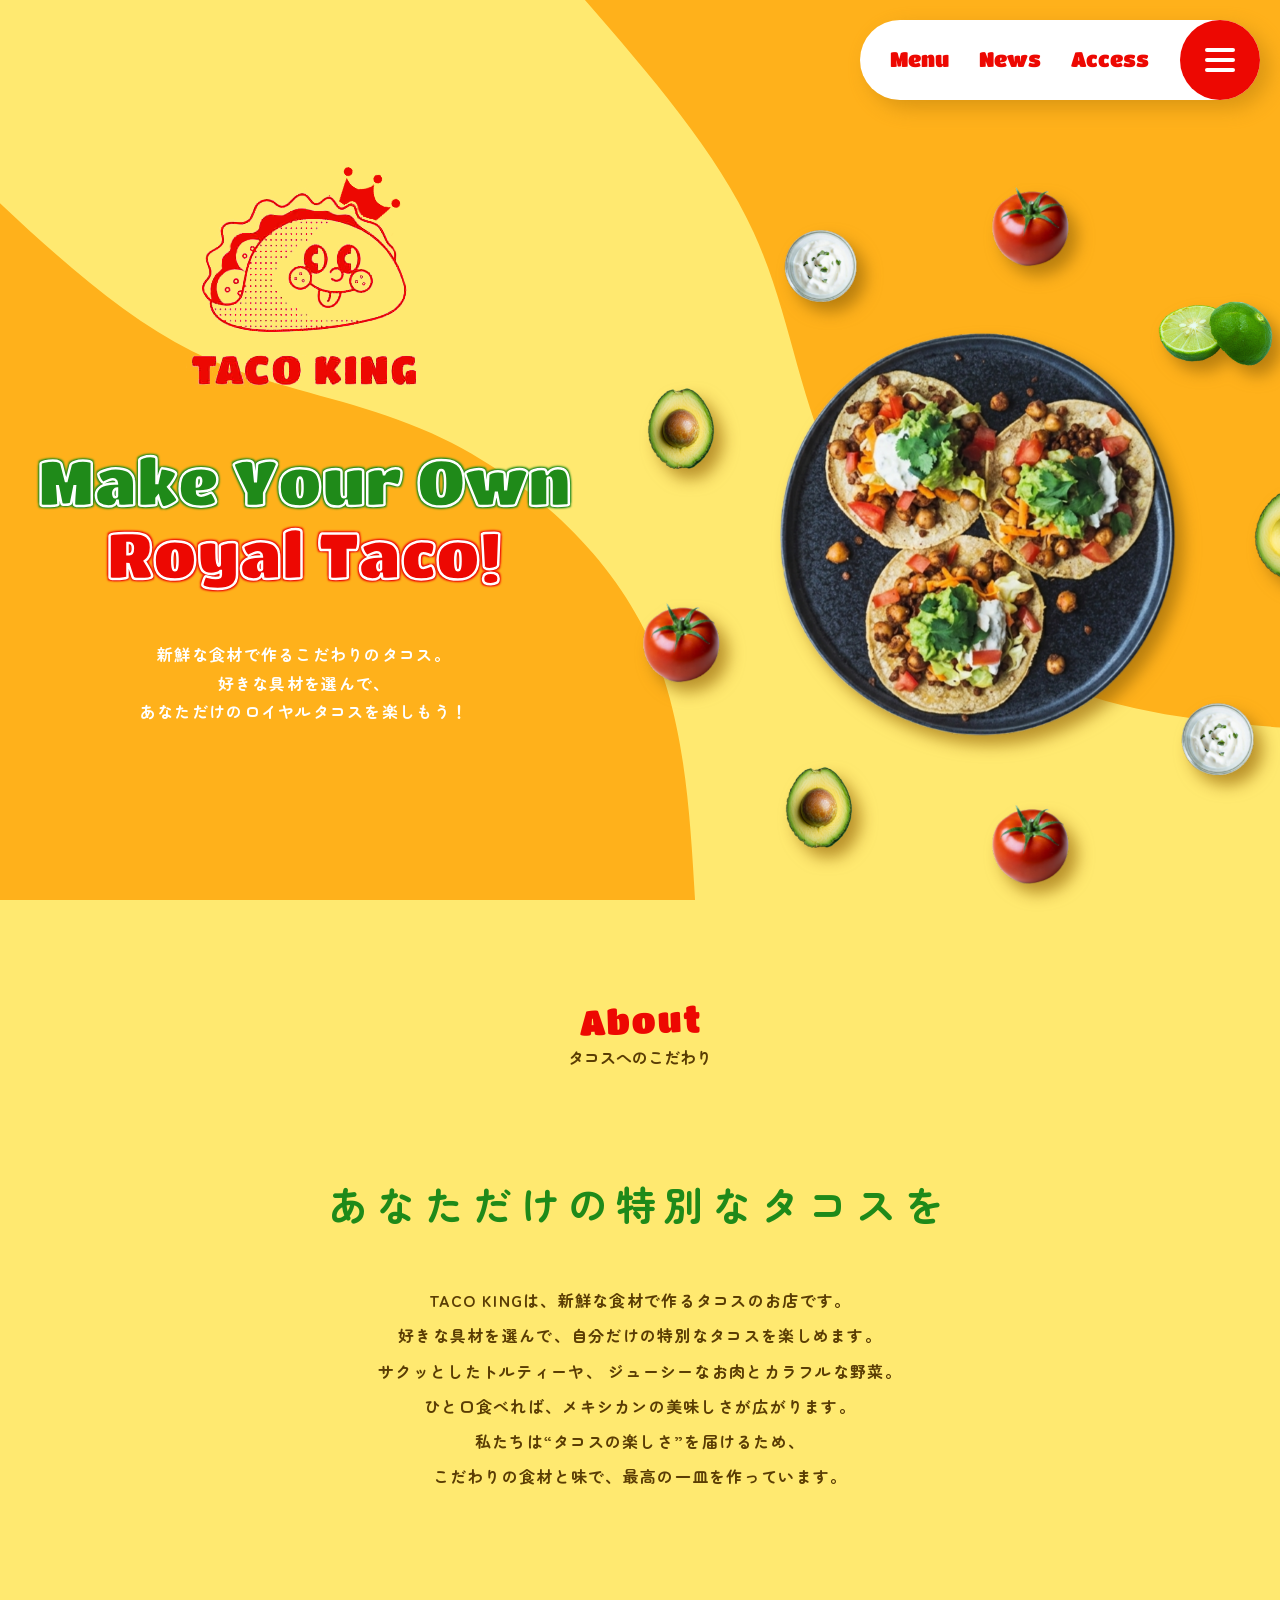
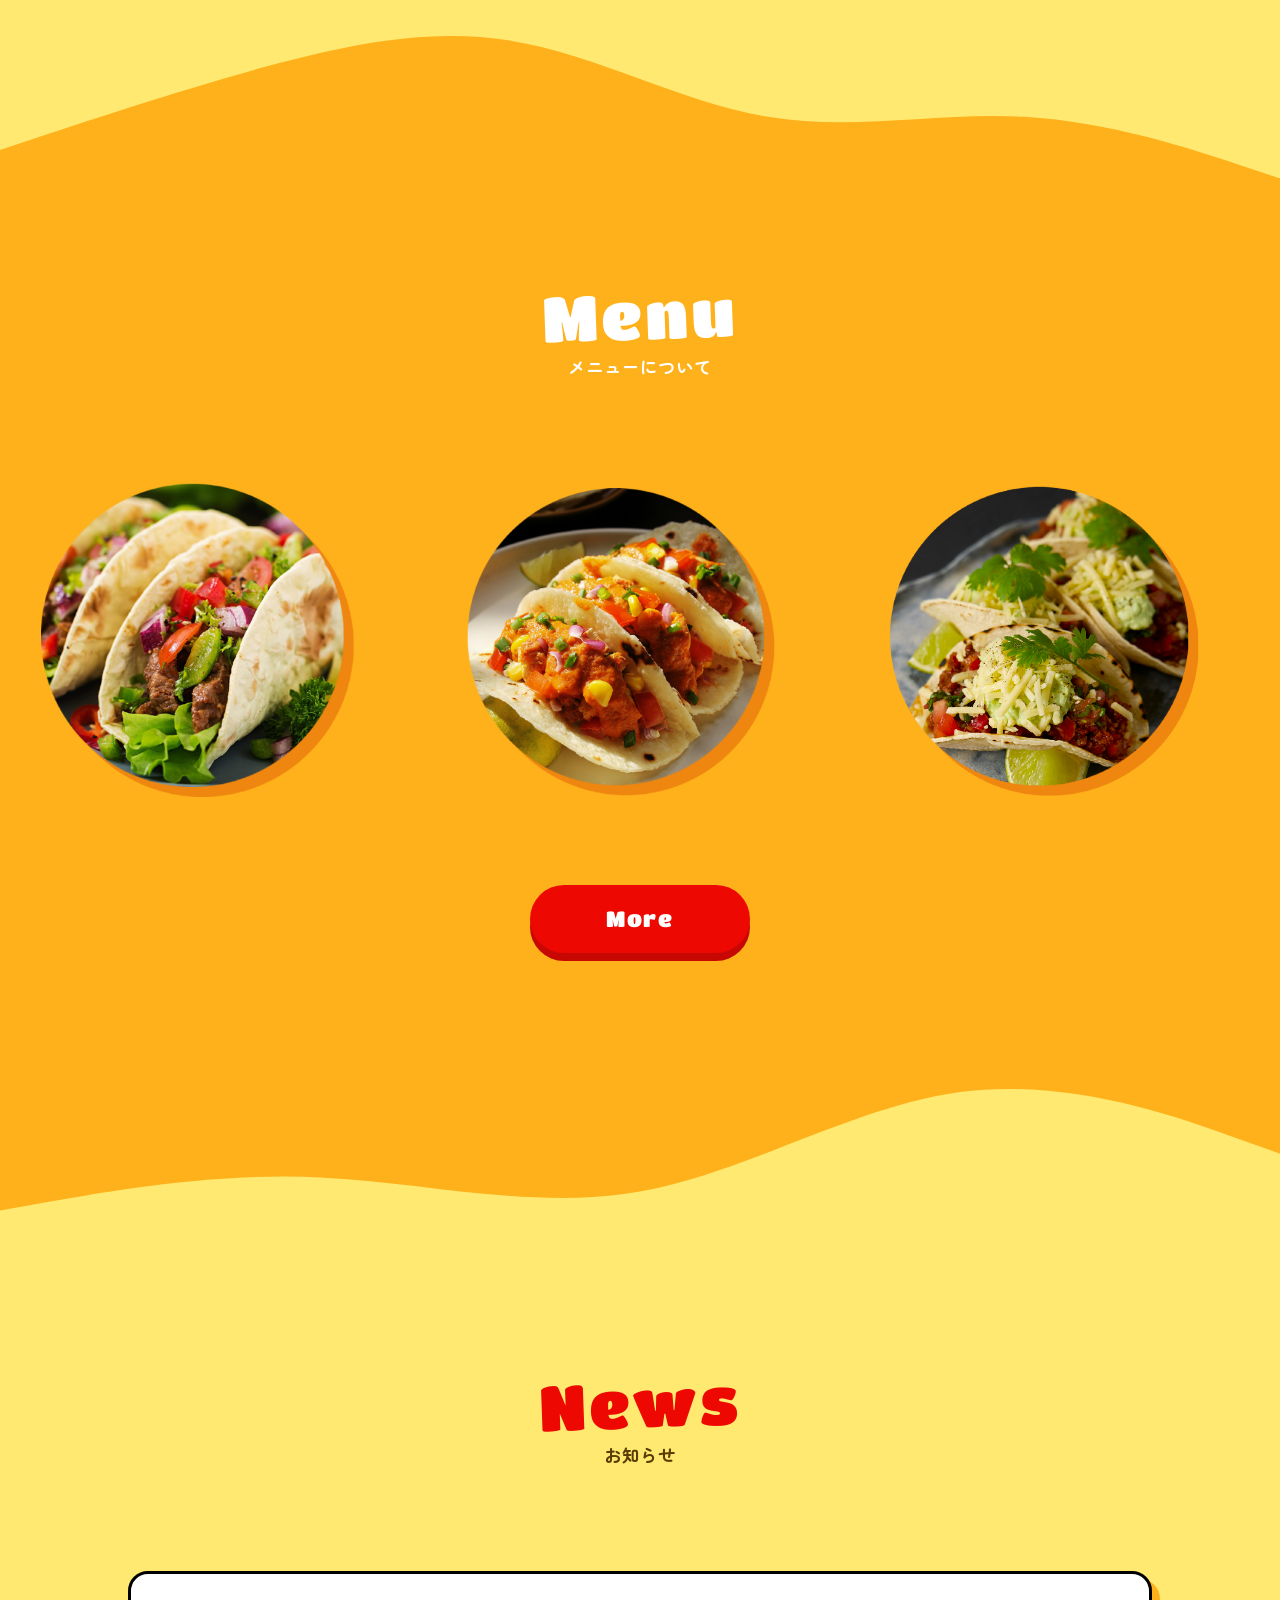
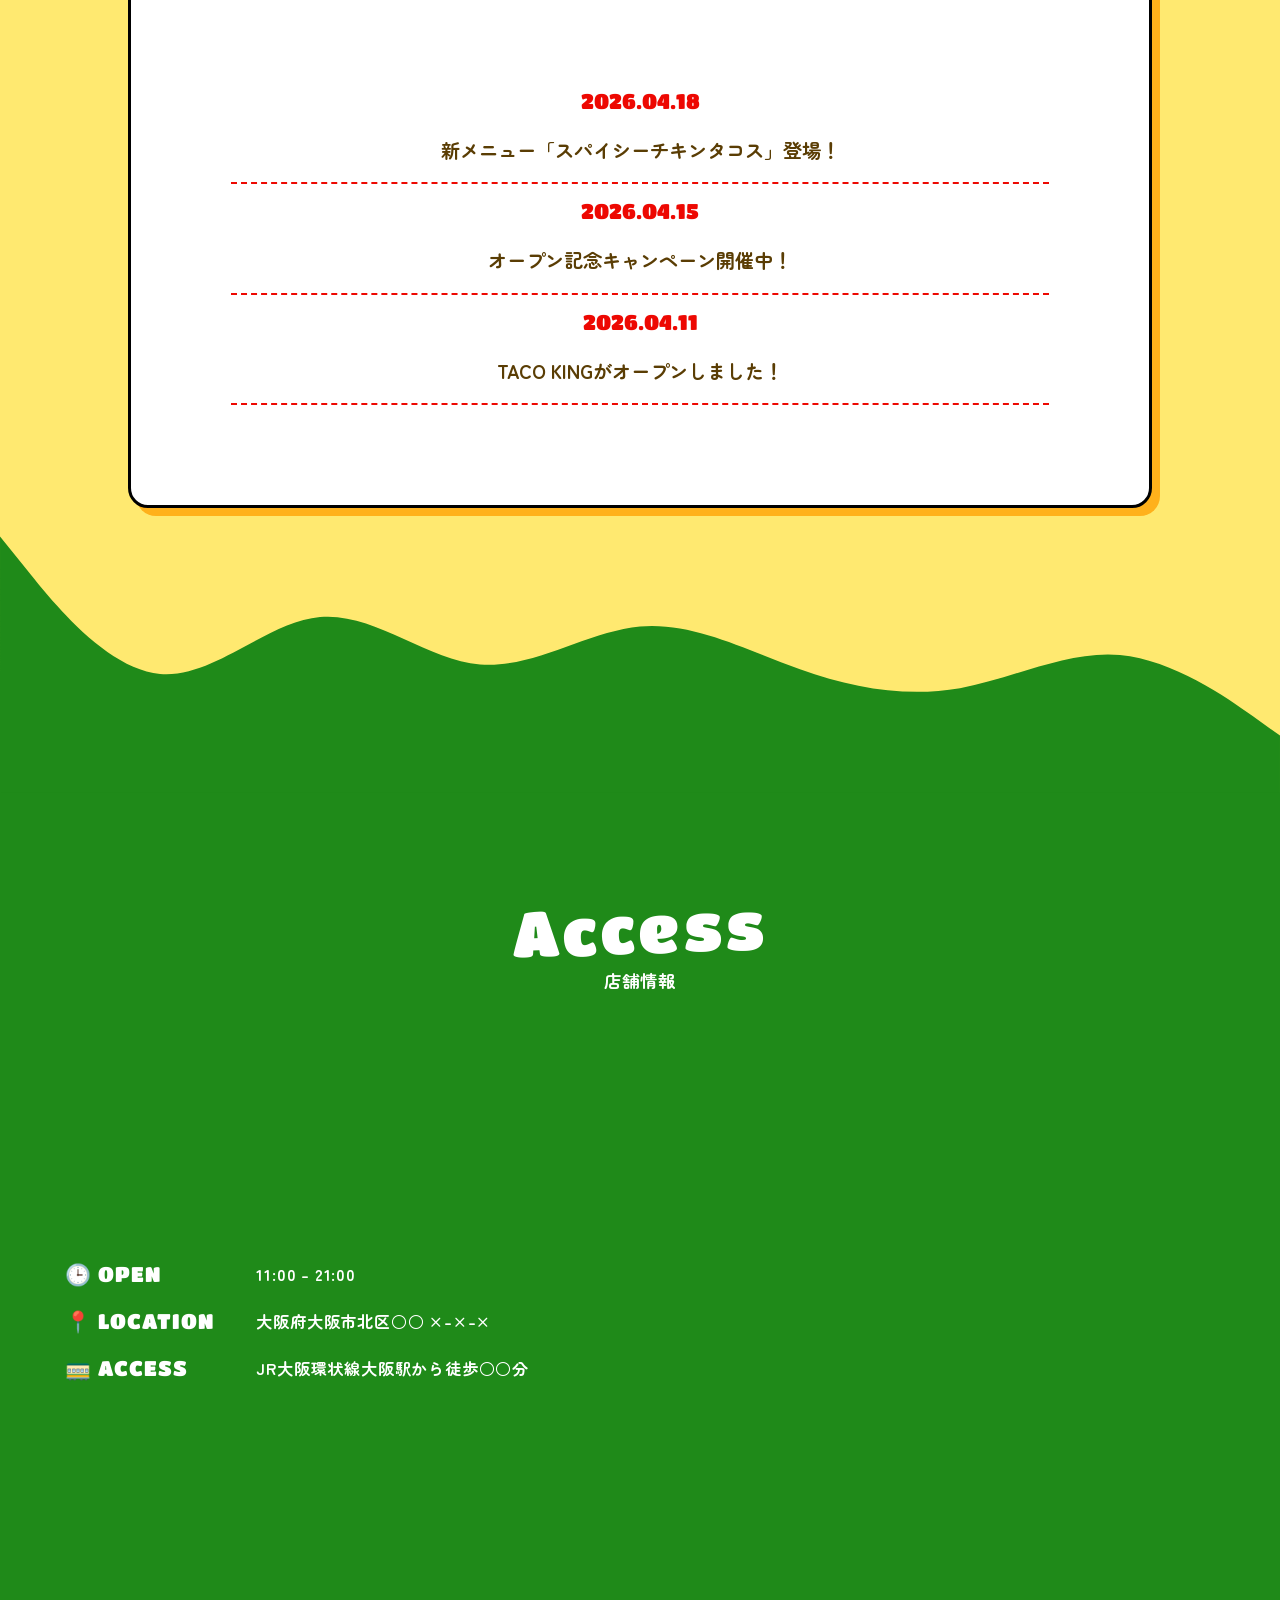
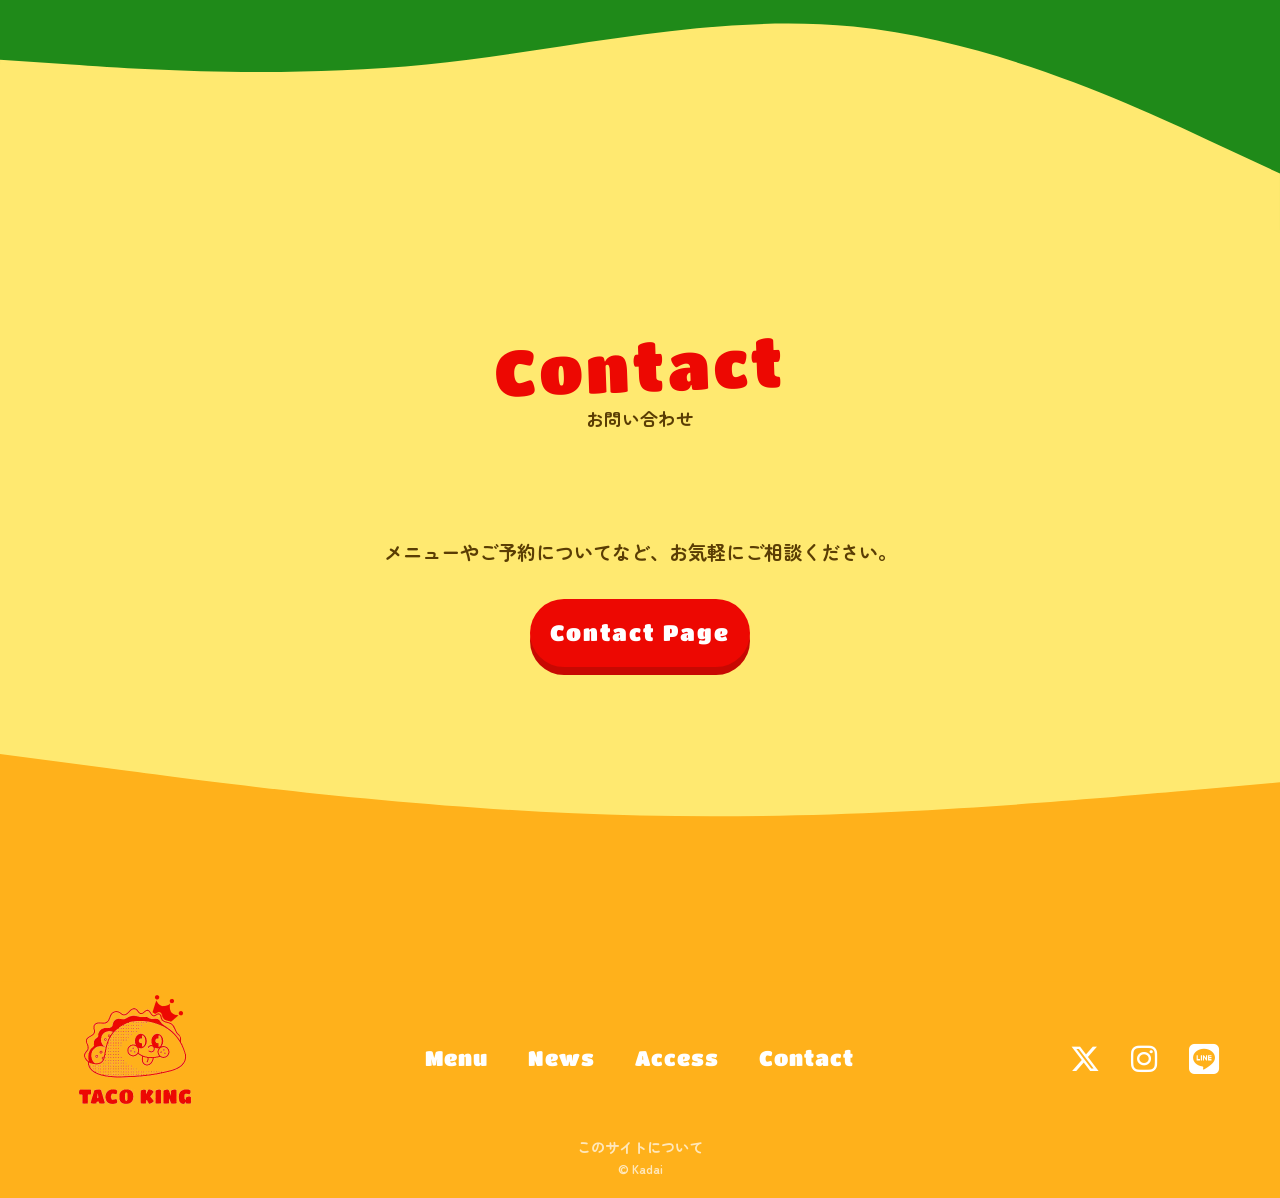
<file: index.html>
<!doctype html>
<html lang="ja">

<head>
  <meta charset="UTF-8" />
  <meta name="viewport" content="width=device-width, initial-scale=1.0" />
  <meta name="robots" content="noindex, nofollow" />
  <meta name="description" content="JavaScriptの作品です" />
  <title>TACO KING</title>
  <link rel="stylesheet" href="css/style.css" />
  <link rel="stylesheet" href="https://cdnjs.cloudflare.com/ajax/libs/font-awesome/6.5.0/css/all.min.css" />
  <!-- フォント -->
  <link rel="preconnect" href="https://fonts.googleapis.com" />
  <link rel="preconnect" href="https://fonts.gstatic.com" crossorigin />

  <!-- 見出し用 -->
  <link href="https://fonts.googleapis.com/css2?family=Titan+One:wght@400;700&display=swap" rel="stylesheet" />

  <!-- 本文用 -->
  <link href="https://fonts.googleapis.com/css2?family=Zen+Maru+Gothic:wght@400;700&display=swap" rel="stylesheet" />
</head>

<body id="top">
  <div class="haikei">
    <header>
      <div class="menu_bar">
        <div class="menu_top">
          <ul>
            <li><a href="menu.html">Menu</a></li>
            <li><a href="#news">News</a></li>
            <li><a href="#access">Access</a></li>
          </ul>

          <button class="hamburger">
            <span></span>
            <span></span>
            <span></span>
          </button>
        </div>

        <!-- Open Menu -->
        <nav id="nav">
          <ul>
            <li><a href="#top">Home</a></li>
            <li><a href="menu.html">Menu</a></li>
            <li><a href="#news">News</a></li>
            <li><a href="#access">Access</a></li>
            <li><a href="contact.html">Contact</a></li>
          </ul>
        </nav>
      </div>
    </header>

    <div class="hero">
      <div class="text-area">
        <div class="logo">
          <img src="images/icon.png" alt="TACO KING" />
        </div>

        <h1>
          <span class="make">Make Your Own</span><br />
          <span class="royal">Royal Taco!</span>
        </h1>

        <p class="sub-about">
          新鮮な食材で作るこだわりのタコス。<br />
          好きな具材を選んで、 <br />
          あなただけのロイヤルタコスを楽しもう！
        </p>
      </div>

      <div class="taco-area">
        <!-- 中央のタコス -->
        <img class="taco-main" src="images/tacos.png" alt="tacos" />

        <!-- 周りの食材 -->
        <!-- アボカド１ -->
        <div class="foods">
          <img class="food" src="images/abokado.png" alt="avocado" />

          <!-- サワークリーム -->
          <img class="food" src="images/cream.png" alt="cream" />

          <!-- トマト -->
          <img class="food" src="images/tomato.png" alt="tomato" />

          <!-- アボカド2 -->
          <img class="food" src="images/abokado2.png" alt="avocado" />

          <!-- トマト -->
          <img class="food" src="images/tomato.png" alt="tomato" />

          <!-- アボカド2 -->
          <img class="food" src="images/abokado2.png" alt="avocado" />

          <!-- サワークリーム -->
          <img class="food" src="images/cream.png" alt="cream" />

          <!-- トマト -->
          <img class="food" src="images/tomato.png" alt="tomato" />

          <!-- ライム -->
          <img class="food" src="images/raim.png" alt="lime" />
        </div>
      </div>
    </div>
  </div>

  <main>
    <section class="about">
      <div class="about-inner">
        <div class="sub-title">
          <h2 class="no-anim">About</h2>
          <p>タコスへのこだわり</p>
        </div>
        <h3>あなただけの特別なタコスを</h3>
        <p class="sub-about">
          TACO KINGは、新鮮な食材で作るタコスのお店です。<br />
          好きな具材を選んで、自分だけの特別なタコスを楽しめます。<br />
          サクッとしたトルティーヤ、 ジューシーなお肉とカラフルな野菜。<br />
          ひと口食べれば、メキシカンの美味しさが広がります。<br />
          私たちは“タコスの楽しさ”を届けるため、<br />
          こだわりの食材と味で、最高の一皿を作っています。
        </p>
      </div>

      <div class="wave">
        <svg xmlns="http://www.w3.org/2000/svg" viewBox="0 0 1440 320">
          <path fill="#ffb11b" fill-opacity="1"
            d="M0,288L48,272C96,256,192,224,288,197.3C384,171,480,149,576,165.3C672,181,768,235,864,250.7C960,267,1056,245,1152,250.7C1248,256,1344,288,1392,304L1440,320L1440,320L1392,320C1344,320,1248,320,1152,320C1056,320,960,320,864,320C768,320,672,320,576,320C480,320,384,320,288,320C192,320,96,320,48,320L0,320Z">
          </path>
        </svg>
      </div>
    </section>

    <section class="menu" id="menu">
      <div class="sub-title">
        <h2>Menu</h2>
        <p>メニューについて</p>
      </div>

      <div class="menu-items">
        <div class="slider">
          <div class="item">
            <img src="images/tacos1.png" />
            <!-- <p>Classic Taco</p> -->
          </div>

          <div class="item">
            <img src="images/tacos2.png" />
            <!-- <p>Spicy Taco</p> -->
          </div>

          <div class="item">
            <img src="images/tacos3.png" />
            <!-- <p>Avocado Taco</p> -->
          </div>

          <div class="item">
            <img src="images/tacos1.png" />
            <!-- <p>Classic Taco</p> -->
          </div>

          <div class="item">
            <img src="images/tacos2.png" />
            <!-- <p>Spicy Taco</p> -->
          </div>

          <div class="item">
            <img src="images/tacos3.png" />
            <!-- <p>Avocado Taco</p> -->
          </div>
        </div>
      </div>

      <div class="btn-box">
        <a href="menu.html" class="btn">More</a>
      </div>

      <div class="wave">
        <svg xmlns="http://www.w3.org/2000/svg" viewBox="0 0 1440 320">
          <path fill="#ffe970" fill-opacity="1"
            d="M0,256L60,245.3C120,235,240,213,360,218.7C480,224,600,256,720,234.7C840,213,960,139,1080,122.7C1200,107,1320,149,1380,170.7L1440,192L1440,320L1380,320C1320,320,1200,320,1080,320C960,320,840,320,720,320C600,320,480,320,360,320C240,320,120,320,60,320L0,320Z">
          </path>
        </svg>
      </div>
    </section>

    <section id="news">
      <div class="sub-title">
        <h2>News</h2>
        <p>お知らせ</p>
      </div>
      <ul class="news-list">
        <li>
          <div class="date">
            <span>2026.04.18</span>
          </div>
          <p>新メニュー「スパイシーチキンタコス」登場！</p>
        </li>

        <li>
          <div class="date">
            <span>2026.04.15</span>
          </div>
          <p>オープン記念キャンペーン開催中！</p>
        </li>

        <li>
          <div class="date">
            <span>2026.04.11</span>
          </div>
          <p>TACO KINGがオープンしました！</p>
        </li>
      </ul>

      <div class="wave">
        <svg xmlns="http://www.w3.org/2000/svg" viewBox="0 0 1440 320">
          <path fill="#1f8a19" fill-opacity="1"
            d="M0,32L30,69.3C60,107,120,181,180,186.7C240,192,300,128,360,122.7C420,117,480,171,540,176C600,181,660,139,720,133.3C780,128,840,160,900,181.3C960,203,1020,213,1080,202.7C1140,192,1200,160,1260,165.3C1320,171,1380,213,1410,234.7L1440,256L1440,320L1410,320C1380,320,1320,320,1260,320C1200,320,1140,320,1080,320C1020,320,960,320,900,320C840,320,780,320,720,320C660,320,600,320,540,320C480,320,420,320,360,320C300,320,240,320,180,320C120,320,60,320,30,320L0,320Z">
          </path>
        </svg>
      </div>
    </section>

    <section id="access">
      <div class="sub-title">
        <h2>Access</h2>
        <p>店舗情報</p>
      </div>
      <div class="maps">
        <table class="shop-info">
          <tr>
            <th>🕒 OPEN</th>
            <td>11:00 – 21:00</td>
          </tr>
          <tr>
            <th>📍 LOCATION</th>
            <td>大阪府大阪市北区○○ ×-×-×</td>
          </tr>
          <tr>
            <th>🚃 ACCESS</th>
            <td>JR大阪環状線大阪駅から徒歩○○分</td>
          </tr>
        </table>
        <iframe
          src="https://www.google.com/maps/embed?pb=!1m18!1m12!1m3!1d26240.4235333961!2d135.4611488108398!3d34.703844600000004!2m3!1f0!2f0!3f0!3m2!1i1024!2i768!4f13.1!3m3!1m2!1s0x6000e692060059c5%3A0xae5307bbcbea54d6!2z77yq77yy5aSn6Ziq6aeF!5e0!3m2!1sja!2sjp!4v1771217160263!5m2!1sja!2sjp"
          width="600" height="450" style="border: 0" allowfullscreen="" loading="lazy"
          referrerpolicy="no-referrer-when-downgrade"></iframe>
      </div>

      <div class="wave">
        <svg xmlns="http://www.w3.org/2000/svg" viewBox="0 0 1440 320">
          <path fill="#ffe970" fill-opacity="1"
            d="M0,128L80,133.3C160,139,320,149,480,133.3C640,117,800,75,960,90.7C1120,107,1280,181,1360,218.7L1440,256L1440,320L1360,320C1280,320,1120,320,960,320C800,320,640,320,480,320C320,320,160,320,80,320L0,320Z">
          </path>
        </svg>
      </div>
    </section>

    <section class="contact-link">
      <div class="sub-title">
        <h2>Contact</h2>
        <p>お問い合わせ</p>
      </div>
      <p class="contact-text">
        メニューやご予約についてなど、お気軽にご相談ください。
      </p>

      <div class="btn-box">
        <a href="contact.html" class="btn">Contact Page</a>
      </div>

      <div class="wave">
        <svg xmlns="http://www.w3.org/2000/svg" viewBox="0 0 1440 320">
          <path fill="#ffb11b" fill-opacity="1"
            d="M0,64L120,80C240,96,480,128,720,133.3C960,139,1200,117,1320,106.7L1440,96L1440,320L1320,320C1200,320,960,320,720,320C480,320,240,320,120,320L0,320Z">
          </path>
        </svg>
      </div>
    </section>
  </main>

  <footer>
    <div class="links">
      <div class="logo">
        <img src="images/icon.png" alt="TACO KING" />
      </div>

      <ul>
        <li><a href="menu.html">Menu</a></li>
        <li><a href="#news">News</a></li>
        <li><a href="#access">Access</a></li>
        <li><a href="contact.html">Contact</a></li>
      </ul>

      <div class="sns">
        <a href="#"><i class="fa-brands fa-x-twitter"></i></a>
        <a href="#"><i class="fa-brands fa-instagram"></i></a>
        <a href="#"><i class="fa-brands fa-line"></i></a>
      </div>
    </div>

    <div class="copyright">
      <div><span id="sanko">このサイトについて</span></div>
      <div><small>&copy; Kadai</small></div>
    </div>
  </footer>

  <a href="#top" class="page-top">
    <span class="text">TOP</span>
    <span class="arrow">▲</span>
  </a>

  <div class="about-area">
    <h4>参考にしたサイト・本</h4>
    <h5>このアプリを作成するにあたって、以下のサイト・本を参考にしました。</h5>
    <ul>
      <li>
        <cite>JavaScript「超」入門 第2版</cite>
        <p>狩野 祐東・著 / SBクリエイティブ</p>
      </li>
      <li>
        <cite>
          <a href="https://milo-log.com/circumference/" target="_blank">
            円周上に要素を等間隔に並べる方法
          </a>
        </cite>
      </li>
      <li>
        <cite>
          <a href="https://webst8.com/code/css-box-shadow/" target="_blank">
            【CSS box-shadowの使い方】ボックス要素や画像に影をつける方法
          </a>
        </cite>
      </li>
      <li>
        <cite>
          <a href="https://getwaves.io/" target="_blank">
            背景Wave SVG
          </a>
        </cite>
        <cite>
          <a href="https://app.haikei.app/" target="_blank">
            背景SVG
          </a>
        </cite>
      </li>
      <li>
        <cite>
          <a href="https://metaps-one.com/blog/css_mousehover_anime/" target="_blank">
            CSSマウスホバーアニメーション
          </a>
        </cite>
      </li>
      <li>
        <cite>
          <a href="https://takechi-web.com/javascript-scroll-fadein/" target="_blank">
            【JavaScript】スクロールでふわっと表示（フェードイン）させる方法
          </a>
        </cite>
      </li>
    </ul>
  </div>


  <!-- <script src="https://ajax.googleapis.com/ajax/libs/jquery/3.7.1/jquery.min.js"></script> -->
  <script src="script.js"></script>
</body>

</html>
</file>
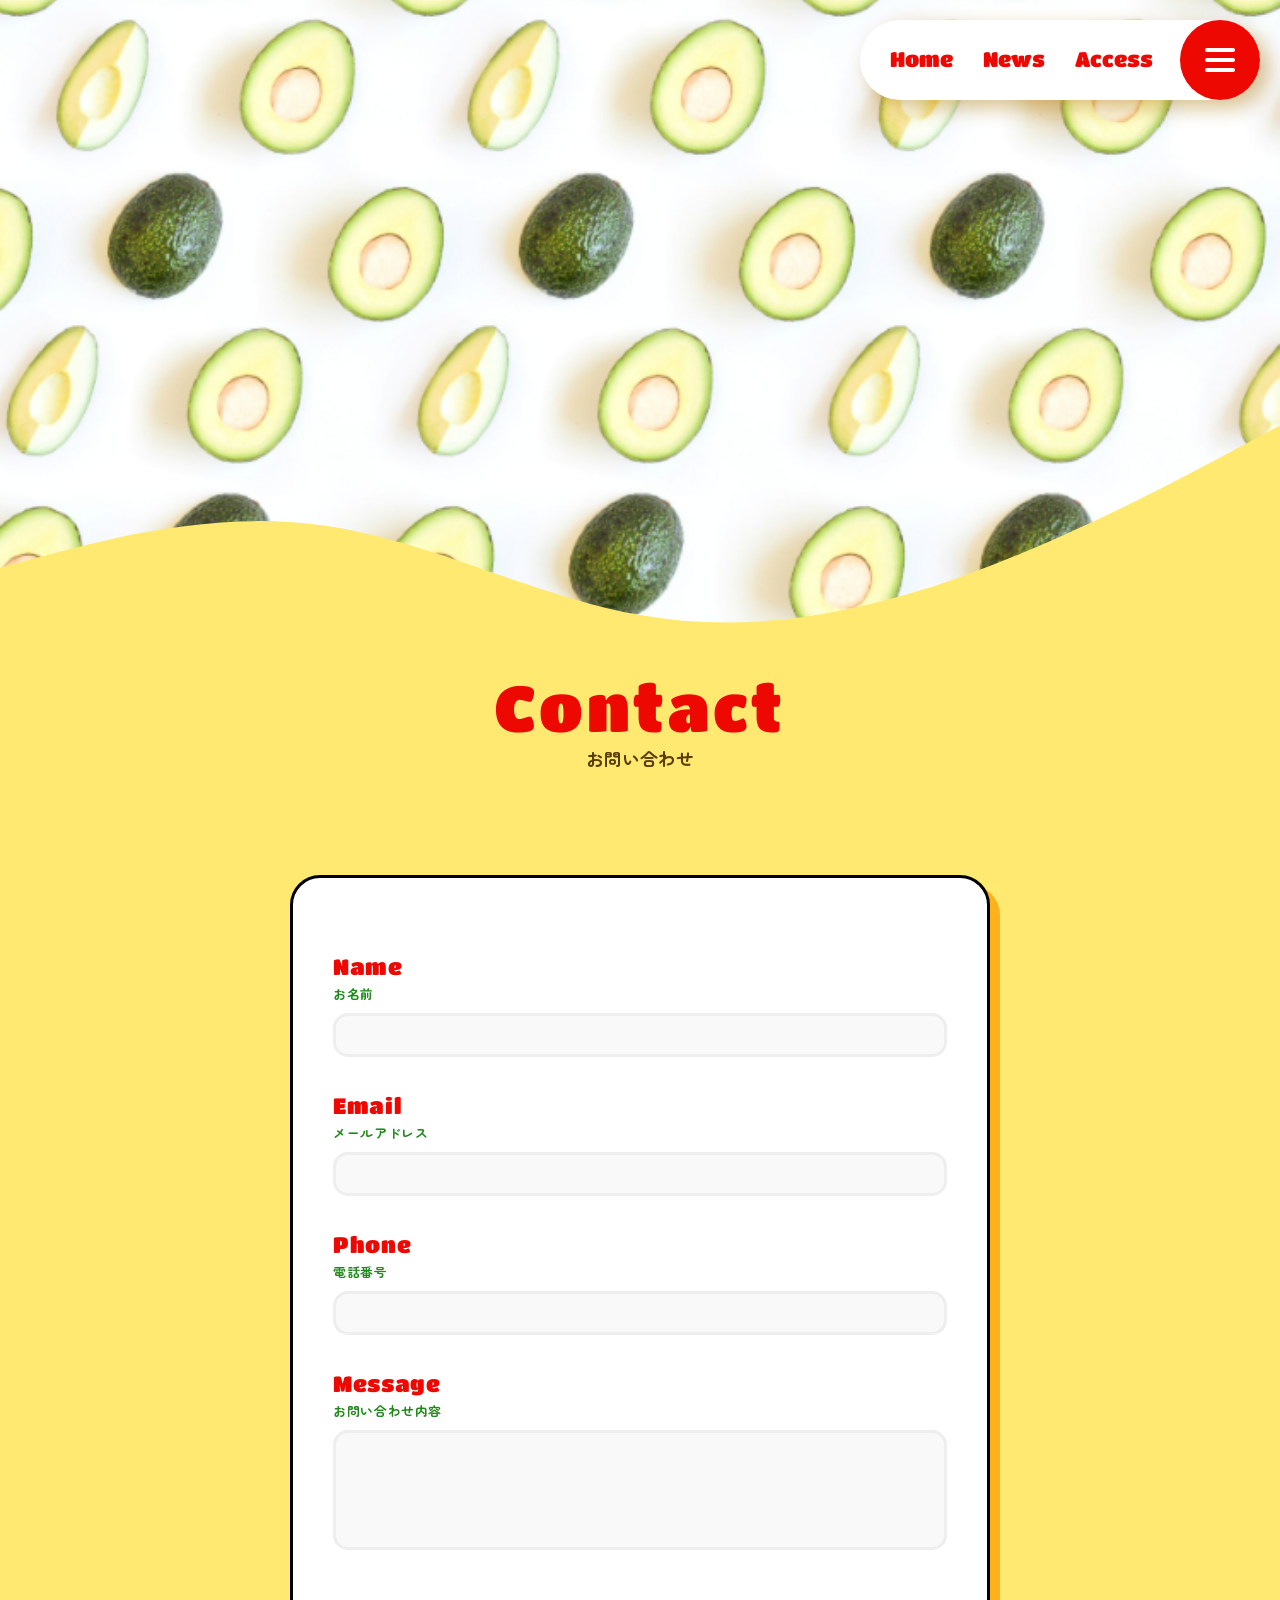
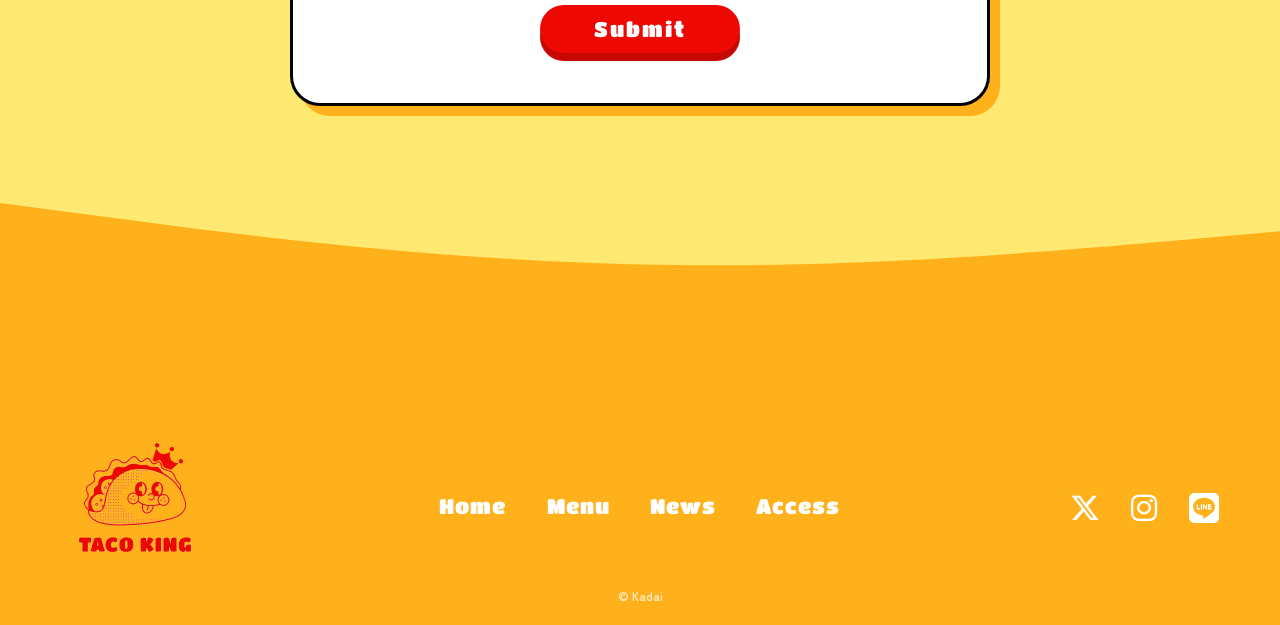
<file: contact.html>
<!doctype html>
<html lang="ja">

<head>
  <meta charset="UTF-8" />
  <meta name="viewport" content="width=device-width, initial-scale=1.0" />
  <meta name="robots" content="noindex, nofollow" />
  <meta name="description" content="JavaScriptの作品です" />
  <title>TACO KING</title>
  <link rel="stylesheet" href="css/style.css" />
  <link rel="stylesheet" href="https://cdnjs.cloudflare.com/ajax/libs/font-awesome/6.5.0/css/all.min.css" />
  <!-- フォント -->
  <link rel="preconnect" href="https://fonts.googleapis.com" />
  <link rel="preconnect" href="https://fonts.gstatic.com" crossorigin />

  <!-- 見出し用 -->
  <link href="https://fonts.googleapis.com/css2?family=Titan+One:wght@400;700&display=swap" rel="stylesheet" />

  <!-- 本文用 -->
  <link href="https://fonts.googleapis.com/css2?family=Zen+Maru+Gothic:wght@400;700&display=swap" rel="stylesheet" />
</head>

<body class="contact-page">
  <header>
    <div class="menu_bar">
      <div class="menu_top">
        <ul>
          <li><a href="index.html">Home</a></li>
          <li><a href="index.html#news">News</a></li>
          <li><a href="index.html#acces">Access</a></li>
        </ul>

        <button class="hamburger">
          <span></span>
          <span></span>
          <span></span>
        </button>
      </div>

      <!-- Open Menu -->
      <nav id="nav">
        <ul>
          <li><a href="index.html">Home</a></li>
          <li><a href="menu.html">Menu</a></li>
          <li><a href="index.html#news">News</a></li>
          <li><a href="index.html#acces">Access</a></li>
          <li><a href="contact.html">Contact</a></li>
        </ul>
      </nav>
    </div>
  </header>

  <main>
    <div class="haikei">
      <div class="wave">
        <svg xmlns="http://www.w3.org/2000/svg" viewBox="0 0 1440 320">
          <path fill="#ffe970" fill-opacity="1"
            d="M0,192L60,176C120,160,240,128,360,144C480,160,600,224,720,245.3C840,267,960,245,1080,202.7C1200,160,1320,96,1380,64L1440,32L1440,320L1380,320C1320,320,1200,320,1080,320C960,320,840,320,720,320C600,320,480,320,360,320C240,320,120,320,60,320L0,320Z">
          </path>
        </svg>
      </div>
    </div>
    <div class="page-title">
      <h2>Contact</h2>
      <p>お問い合わせ</p>
    </div>

    <section class="contact-link">
      <form>
        <label for="name"><span class="en">Name</span> お名前</label>
        <input type="text" id="name" name="user_name" />
        <label for="email"><span class="en">Email</span>メールアドレス</label>
        <input type="email" id="email" name="user_email" />
        <label for="tel"><span class="en">Phone</span>電話番号</label>
        <input type="tel" id="tel" name="user_tel" />
        <label for="message"><span class="en">Message</span>お問い合わせ内容</label>
        <textarea id="message" name="user_message"></textarea>
        <button type="submit">Submit</button>
      </form>

      <div class="wave">
        <svg xmlns="http://www.w3.org/2000/svg" viewBox="0 0 1440 320">
          <path fill="#ffb11b" fill-opacity="1"
            d="M0,64L120,80C240,96,480,128,720,133.3C960,139,1200,117,1320,106.7L1440,96L1440,320L1320,320C1200,320,960,320,720,320C480,320,240,320,120,320L0,320Z">
          </path>
        </svg>
      </div>
    </section>
  </main>

  <footer>
    <div class="links">
      <div class="logo">
        <img src="images/icon.png" alt="TACO KING" />
      </div>

      <ul>
        <li><a href="index.html">Home</a></li>
        <li><a href="menu.html">Menu</a></li>
        <li><a href="#news">News</a></li>
        <li><a href="#access">Access</a></li>
      </ul>

      <div class="sns">
        <a href="#"><i class="fa-brands fa-x-twitter"></i></a>
        <a href="#"><i class="fa-brands fa-instagram"></i></a>
        <a href="#"><i class="fa-brands fa-line"></i></a>
      </div>
    </div>

    <div class="copyright">
      <div><small>&copy; Kadai</small></div>
    </div>
  </footer>
  <!-- <script src="https://ajax.googleapis.com/ajax/libs/jquery/3.7.1/jquery.min.js"></script> -->
  <script src="script.js"></script>
</body>

</html>
</file>
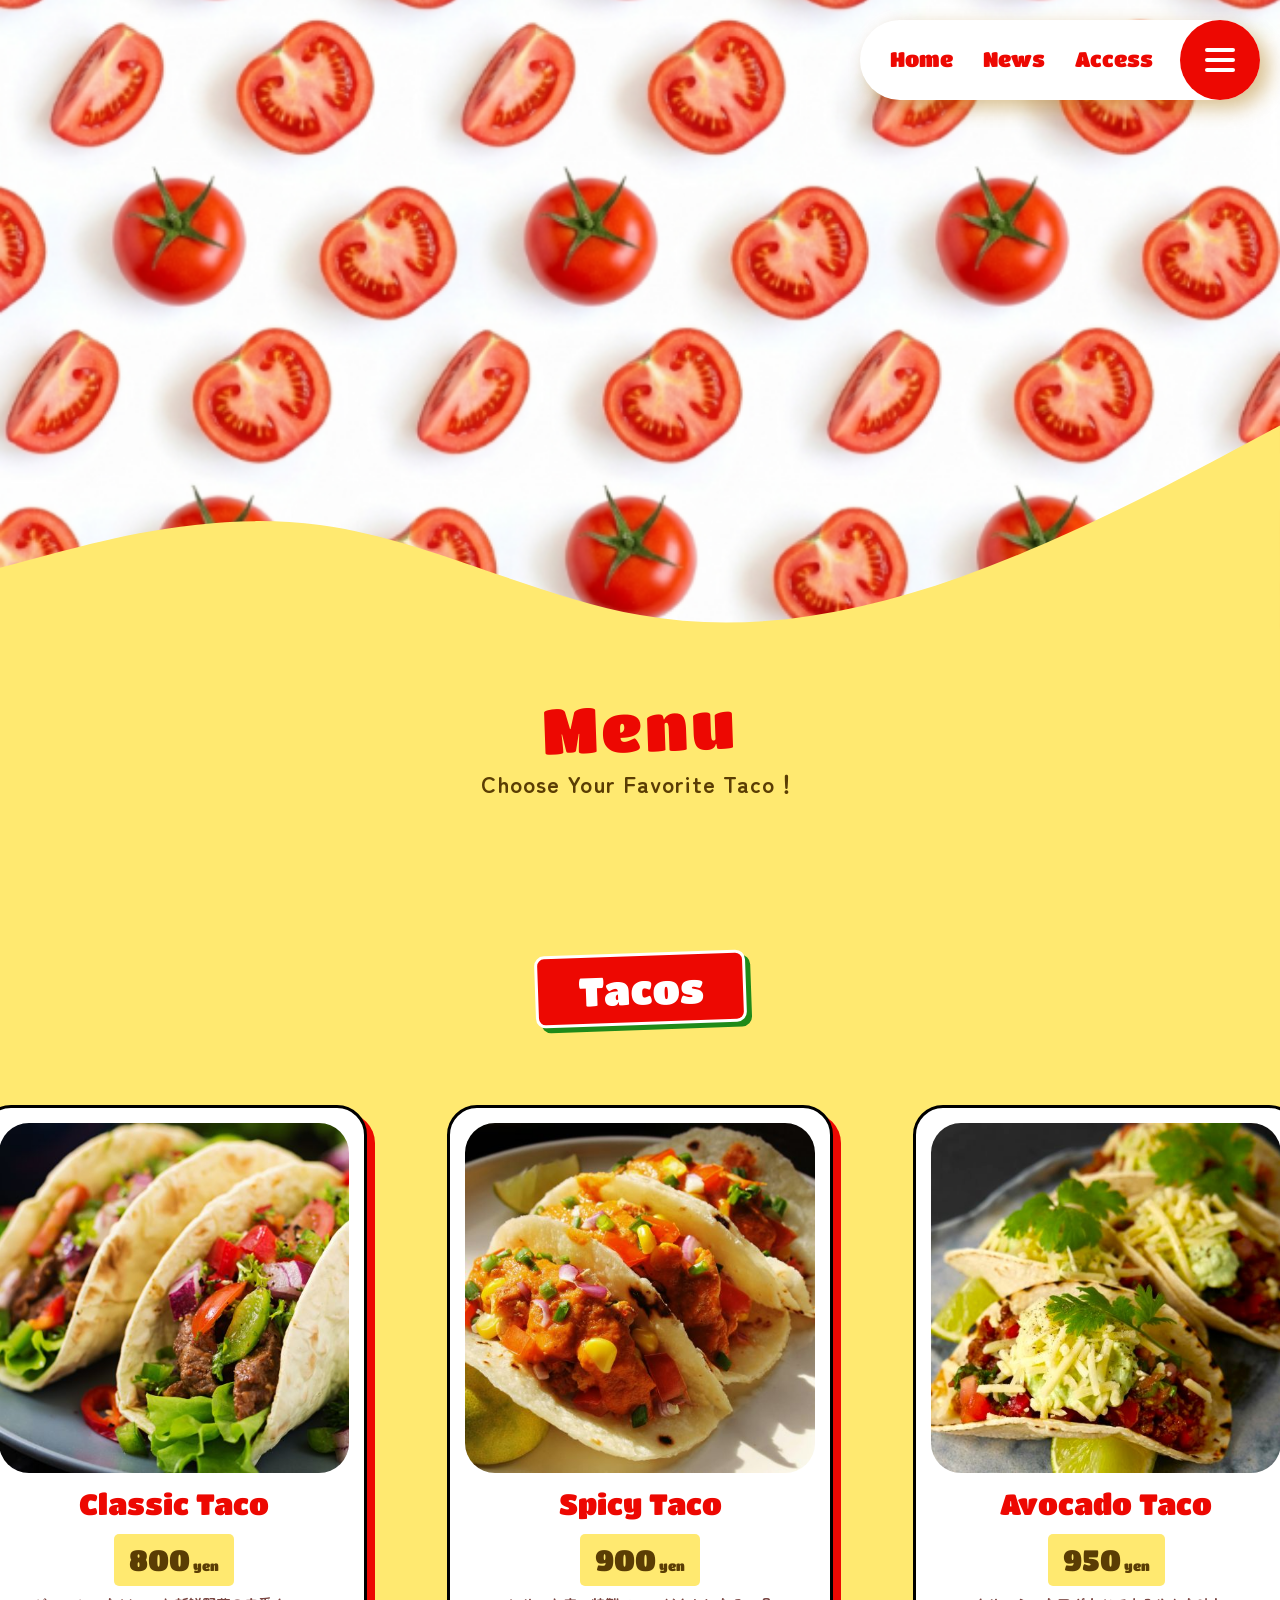
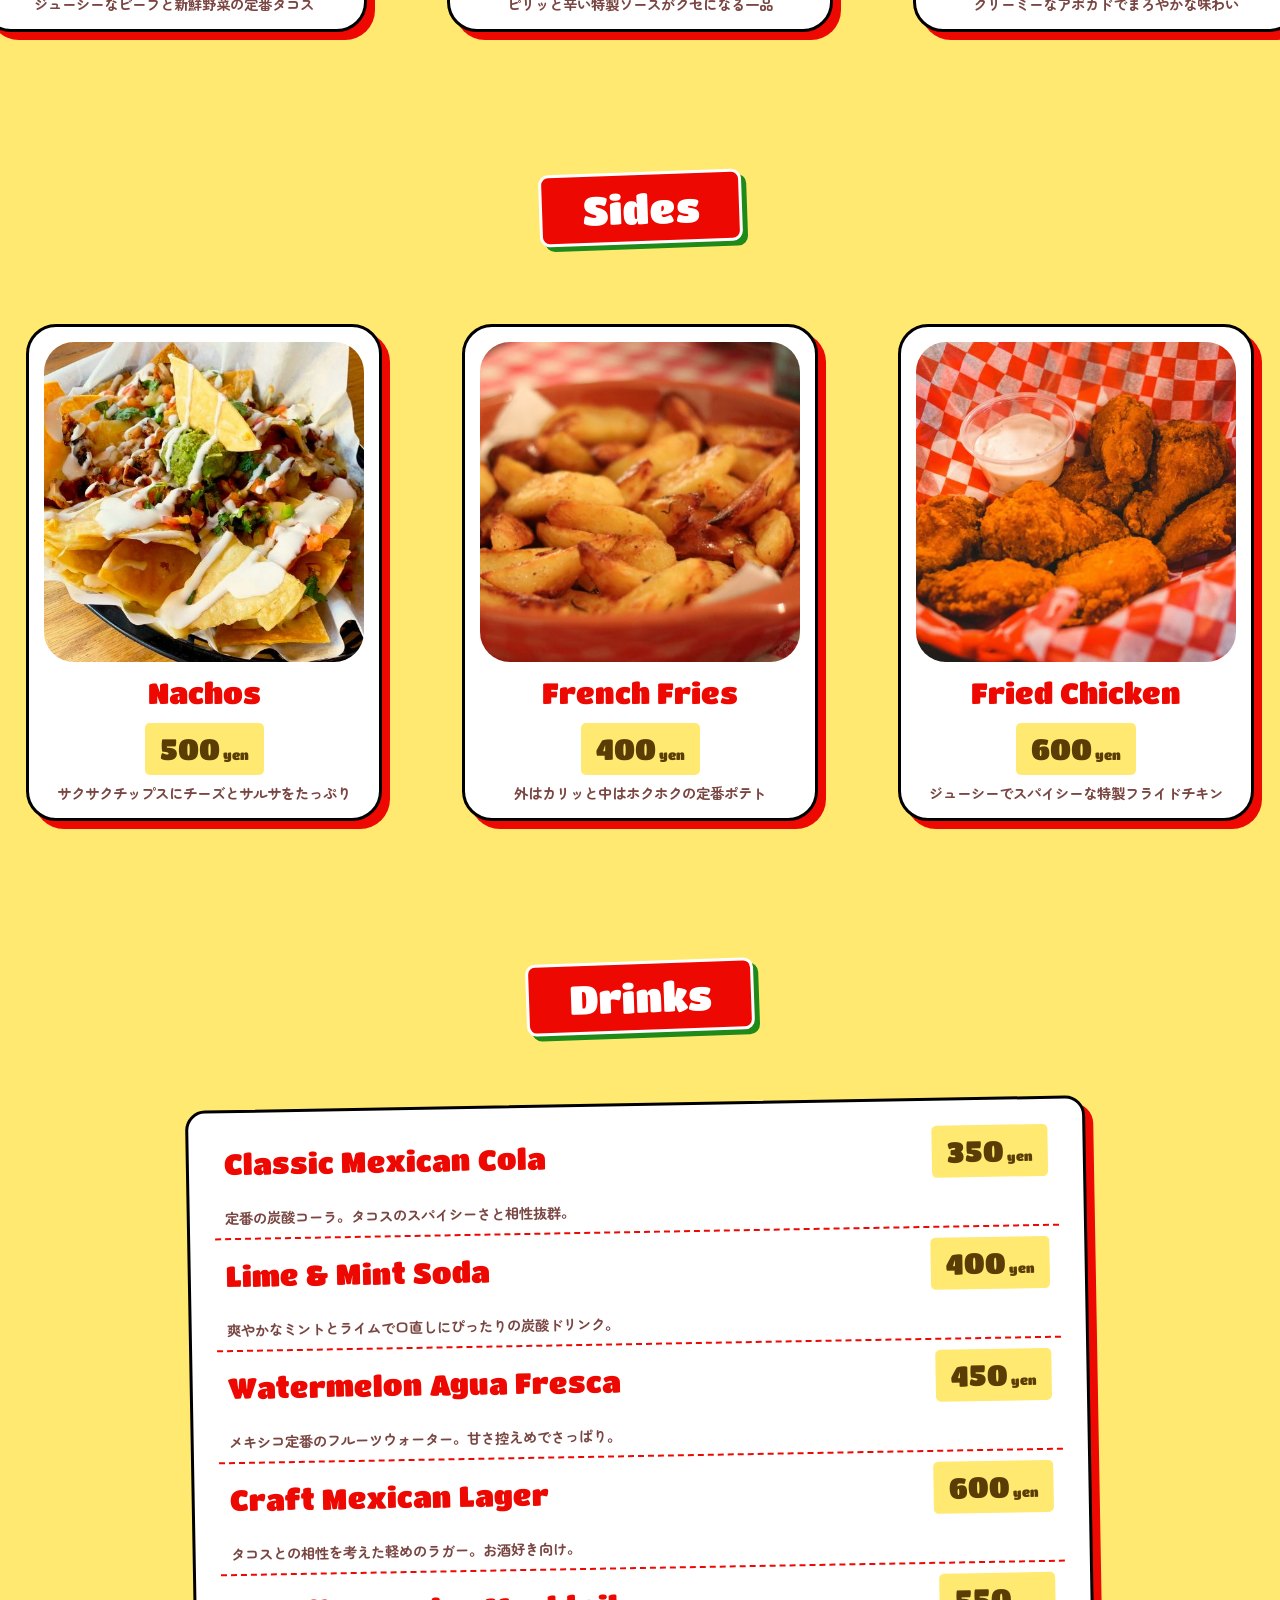
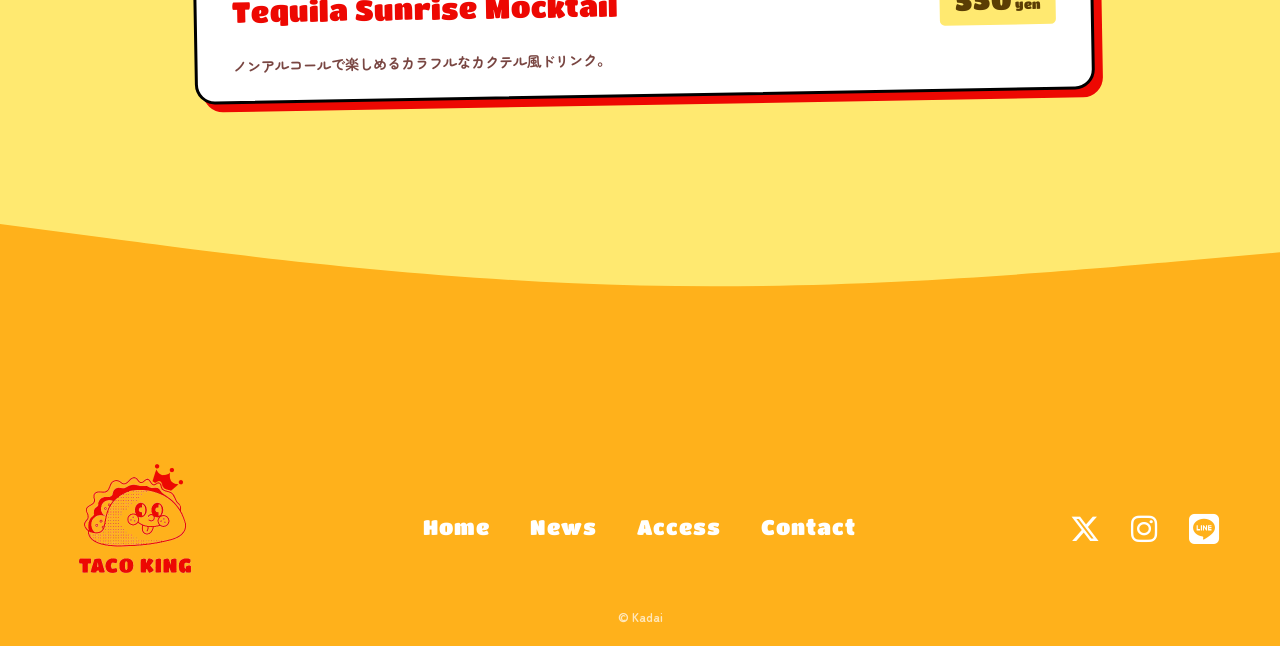
<file: menu.html>
<!doctype html>
<html lang="ja">

<head>
  <meta charset="UTF-8" />
  <meta name="viewport" content="width=device-width, initial-scale=1.0" />
  <meta name="robots" content="noindex, nofollow" />
  <meta name="description" content="JavaScriptの作品です" />
  <title>TACO KING</title>
  <link rel="stylesheet" href="css/style.css" />
  <link rel="stylesheet" href="https://cdnjs.cloudflare.com/ajax/libs/font-awesome/6.5.0/css/all.min.css" />
  <!-- フォント -->
  <link rel="preconnect" href="https://fonts.googleapis.com" />
  <link rel="preconnect" href="https://fonts.gstatic.com" crossorigin />

  <!-- 見出し用 -->
  <link href="https://fonts.googleapis.com/css2?family=Titan+One:wght@400;700&display=swap" rel="stylesheet" />

  <!-- 本文用 -->
  <link href="https://fonts.googleapis.com/css2?family=Zen+Maru+Gothic:wght@400;700&display=swap" rel="stylesheet" />
</head>

<body class="menu-page">
  <header>
    <div class="menu_bar">
      <div class="menu_top">
        <ul>
          <li><a href="index.html">Home</a></li>
          <li><a href="index.html#news">News</a></li>
          <li><a href="index.html#access">Access</a></li>
        </ul>

        <button class="hamburger">
          <span></span>
          <span></span>
          <span></span>
        </button>
      </div>

      <!-- Open Menu -->
      <nav id="nav">
        <ul>
          <li><a href="index.html">Home</a></li>
          <li><a href="menu.html">Menu</a></li>
          <li><a href="index.html#news">News</a></li>
          <li><a href="index.html#access">Access</a></li>
          <li><a href="contact.html">Contact</a></li>
        </ul>
      </nav>
    </div>
  </header>

  <main>
    <div class="haikei">
      <div class="wave">
        <svg xmlns="http://www.w3.org/2000/svg" viewBox="0 0 1440 320">
          <path fill="#ffe970" fill-opacity="1"
            d="M0,192L60,176C120,160,240,128,360,144C480,160,600,224,720,245.3C840,267,960,245,1080,202.7C1200,160,1320,96,1380,64L1440,32L1440,320L1380,320C1320,320,1200,320,1080,320C960,320,840,320,720,320C600,320,480,320,360,320C240,320,120,320,60,320L0,320Z">
          </path>
        </svg>
      </div>
    </div>

    <section class="menu-section">
      <div class="sub-title">
        <h2>Menu</h2>
        <p>Choose Your Favorite Taco！</p>
      </div>

      <h3>Tacos</h3>
      <div class="menu-items">
        <div class="item">
          <img src="images/menu-taco1.jpg" />
          <p class="name">Classic Taco</p>
          <p class="price"><span>800</span> yen</p>
          <p class="desc">ジューシーなビーフと新鮮野菜の定番タコス</p>
        </div>

        <div class="item">
          <img src="images/menu-taco2.jpg" />
          <p class="name">Spicy Taco</p>
          <p class="price"><span>900</span> yen</p>
          <p class="desc">ピリッと辛い特製ソースがクセになる一品</p>
        </div>

        <div class="item">
          <img src="images/menu-taco3.jpg" />
          <p class="name">Avocado Taco</p>
          <p class="price"><span>950</span> yen</p>
          <p class="desc">クリーミーなアボカドでまろやかな味わい</p>
        </div>
      </div>
    </section>

    <section class="menu-section">
      <h3>Sides</h3>
      <div class="side-items">
        <div class="item">
          <img src="images/nacyo.jpg" />
          <p class="name">Nachos</p>
          <p class="price"><span>500</span> yen</p>
          <p class="desc">サクサクチップスにチーズとサルサをたっぷり</p>
        </div>

        <div class="item">
          <img src="images/potato.jpg" />
          <p class="name">French Fries</p>
          <p class="price"><span>400</span> yen</p>
          <p class="desc">外はカリッと中はホクホクの定番ポテト</p>
        </div>

        <div class="item">
          <img src="images/chikin.jpg" />
          <p class="name">Fried Chicken</p>
          <p class="price"><span>600</span> yen</p>
          <p class="desc">ジューシーでスパイシーな特製フライドチキン</p>
        </div>
      </div>
    </section>

    <section class="menu-section">
      <h3>Drinks</h3>
      <div class="drink-items">
        <div class="drink-item">
          <div class="top-set">
            <p class="name">Classic Mexican Cola</p>
            <p class="price"><span>350</span> yen</p>
          </div>
          <p class="desc">
            定番の炭酸コーラ。タコスのスパイシーさと相性抜群。
          </p>
        </div>

        <div class="drink-item">
          <div class="top-set">
            <p class="name">Lime & Mint Soda</p>
            <p class="price"><span>400</span> yen</p>
          </div>
          <p class="desc">
            爽やかなミントとライムで口直しにぴったりの炭酸ドリンク。
          </p>
        </div>

        <div class="drink-item">
          <div class="top-set">
            <p class="name">Watermelon Agua Fresca</p>
            <p class="price"><span>450</span> yen</p>
          </div>
          <p class="desc">
            メキシコ定番のフルーツウォーター。甘さ控えめでさっぱり。
          </p>
        </div>

        <div class="drink-item">
          <div class="top-set">
            <p class="name">Craft Mexican Lager</p>
            <p class="price"><span>600</span> yen</p>
          </div>
          <p class="desc">
            タコスとの相性を考えた軽めのラガー。お酒好き向け。
          </p>
        </div>

        <div class="drink-item">
          <div class="top-set">
            <p class="name">Tequila Sunrise Mocktail</p>
            <p class="price"><span>550</span> yen</p>
          </div>
          <p class="desc">
            ノンアルコールで楽しめるカラフルなカクテル風ドリンク。
          </p>
        </div>
      </div>

      <div class="wave">
        <svg xmlns="http://www.w3.org/2000/svg" viewBox="0 0 1440 320">
          <path fill="#ffb11b" fill-opacity="1"
            d="M0,64L120,80C240,96,480,128,720,133.3C960,139,1200,117,1320,106.7L1440,96L1440,320L1320,320C1200,320,960,320,720,320C480,320,240,320,120,320L0,320Z">
          </path>
        </svg>
      </div>
    </section>
  </main>

  <footer>
    <div class="links">
      <div class="logo">
        <img src="images/icon.png" alt="TACO KING" />
      </div>

      <ul>
        <li><a href="index.html">Home</a></li>
        <li><a href="#news">News</a></li>
        <li><a href="#access">Access</a></li>
        <li><a href="contact.html">Contact</a></li>
      </ul>

      <div class="sns">
        <a href="#"><i class="fa-brands fa-x-twitter"></i></a>
        <a href="#"><i class="fa-brands fa-instagram"></i></a>
        <a href="#"><i class="fa-brands fa-line"></i></a>
      </div>
    </div>

    <div class="copyright">
      <div><small>&copy; Kadai</small></div>
    </div>
  </footer>

  <!-- <script src="https://ajax.googleapis.com/ajax/libs/jquery/3.7.1/jquery.min.js"></script> -->
  <script src="script.js"></script>
</body>

</html>
</file>
<file: css/style.css>
@charset "UTF-8";

/* 基準フォントサイズを16pxに指定 */
html {
    font-size: 100%;
    scroll-behavior: smooth;
}

body {
    overflow-x: hidden;

    font-family: 'Zen Maru Gothic', sans-serif;
    font-weight: 600;
    font-style: normal;
}

/* * {
    outline: 1px solid red;
} */

/* ボックスの横幅を罫線込みで計算  CSSリセット(各要素の余白をなし・太字をなし)*/
* {
    box-sizing: border-box;
    margin: 0;
    padding: 0;
}

ul {
    list-style: none;
}

a {
    text-decoration: none;
}

/* ヘッダー */

/* ハンバーガーメニューClose */
header {
    margin-top: 20px;
    margin-right: 20px;

    position: fixed;
    top: 0;
    right: 0;

    z-index: 1000;

    font-family: "Titan One", sans-serif;
    font-weight: 400;
    font-style: normal;
}

.menu_bar {
    display: flex;
    flex-direction: column;
    font-size: 1.3rem;

    background-color: #fff;
    border-radius: 50px;
    width: 400px;
    filter: drop-shadow(9px 8px 10px #ad760873);
}

.menu_top {
    display: flex;
    align-items: center;
    justify-content: space-between;
}

.menu_top ul {
    display: flex;
    list-style: none;
    gap: 30px;

    transition: 0.2s;

    padding: 25px 0;
    margin-left: 30px;
}

.menu_top ul li a {
    transition: 0.2s;
    border-bottom: 2px solid transparent;
    display: inline-block;
}

.menu_top ul li a:hover {
    color: #1f8a19;
    border-bottom: 2px solid #1f8a19;
    transform: translateY(-2px);
}


.menu_bar a {
    text-decoration: none;
    color: #ed0802;
}

/* 〇 */
.hamburger {
    background: #ed0802;
    border-radius: 50%;
    width: 80px;
    height: 80px;

    display: flex;
    flex-direction: column;
    justify-content: center;
    align-items: center;
    gap: 6px;

    border: none;
    cursor: pointer;
}

/* 三本線 */
.hamburger span {
    display: block;
    width: 30px;
    height: 4px;
    background: #fff;
    border-radius: 30px;
}

/* ハンバーガーメニュー閉じた状態*/
#nav {
    background: #fff;
    width: 100%;
    border-radius: 30px;
    max-height: 0;
    overflow: hidden;

    transition: 0.4s;
}

#nav ul {
    list-style: none;
    padding: 0 0 20px 0;
}

#nav li a {
    display: inline-block;
    padding: 20px;
    text-decoration: none;
    color: #ed0802;
}

#nav li a:hover {
    color: #1f8a19;
}

/* Open Menu */
#nav.show {
    max-height: 400px;
}

/* JSメニューバーテキスト非表示 */
.menu_bar.open .menu_top ul {
    opacity: 0;
}

.haikei {
    background-image: url(../images/haikei2.svg);
    background-size: cover;
    background-position: center;
    background-repeat: no-repeat;
    height: 100vh;
}

/* ヒーロー */
.hero {
    display: flex;
    justify-content: center;
    align-items: center;
    gap: 5vw;
    min-height: 100vh;

    max-width: 1800px;
    margin: 0 auto;
}

/* .hero {
    display: flex;
    justify-content: space-between;
    min-height: 100vh;
} */

/* テキストエリア */

.text-area {
    text-align: center;
    width: 50%;
}

.text-area .logo {
    margin-top: 15px;
}

.text-area h1 {
    font-family: "Titan One", sans-serif;
    font-weight: 400;
    font-style: normal;
    font-size: clamp(3.2rem, 5vw, 5.5rem);

    -webkit-text-stroke-width: 2.5px;
    -webkit-text-stroke-color: #fff;
}

.text-area .make {
    color: #1f8a19;
    text-shadow:
        -2px -2px 2px #1f8a19, 2px -2px 2px #1f8a19,
        -2px 2px 2px #1f8a19, 2px 2px 2px #1f8a19;
}

.text-area .royal {
    color: #ed0802;
    text-shadow:
        -2px -2px 2px #ed0802, 2px -2px 2px #ed0802,
        -2px 2px 2px #ed0802, 2px 2px 2px #ed0802;
}

.text-area p {
    color: #fff;
    margin: 50px 0;
    font-size: clamp(1rem, 1.2vw, 1.5rem);
}

/* タコエリア */
.taco-area {
    width: 50%;
    position: relative;
    margin-top: 170px;
}

.taco-area img {
    filter: drop-shadow(9px 10px 8px #966607a8);
}

.taco-main {
    width: clamp(350px, 35vw, 500px);
    position: absolute;
    top: 50%;
    left: 50%;
    transform: translate(-50%, -50%);

    animation: yurayura 3s ease-in-out infinite;
}

@keyframes yurayura {

    0%,
    100% {
        transform: translate(-50%, -50%) rotate(-2deg);
    }

    50% {
        transform: translate(-50%, -50%) rotate(2deg);
    }
}

/* 食材 */
.foods {
    position: absolute;
    top: 50%;
    left: 50%;
    transform: translate(-50%, -50%);

    width: 0;
    height: 0;

    animation: kaiten 45s linear infinite;
}

@keyframes kaiten {
    from {
        transform: rotate(0deg);
    }

    to {
        transform: rotate(360deg);
    }
}

.food {
    position: absolute;
    top: 50%;
    left: 50%;
    width: clamp(80px, 10vw, 240px);
}

/* Section */
section {
    text-align: center;
    padding-top: 60px;
    background: #ffe970;
}

h2 {
    font-size: 4rem;
    color: #ed0802;
    font-family: "Titan One", sans-serif;
    font-weight: 400;
    font-style: normal;
    letter-spacing: 0.05em;
}

p {
    font-size: 1.1rem;
    line-height: 1.8;
    color: #5a3d04;
}

.sub-title {
    padding-bottom: 100px;
    padding-top: 40px;
}

.sub-title h2 {
    transition: transform 0.3s;
    display: inline-block;

    transform: rotate(-2deg);
}

.wave {
    line-height: 0;
}

.wave svg {
    display: block;
    width: 100%;
    height: auto;

    margin-bottom: -1px;
}

.btn-box {
    display: inline-block;
    margin: 30px 0;
}

.btn {
    font-family: "Titan One", sans-serif;
    font-weight: 400;
    font-style: normal;

    letter-spacing: 0.08em;

    display: block;
    width: 220px;
    height: 68px;
    line-height: 68px;
    font-size: 22px;
    text-decoration: none;
    background-color: #ed0802;
    color: #fff;
    cursor: pointer;
    box-shadow: 0 8px 0 #c70802;
    border-radius: 40px;
}

.btn:hover {
    /* transform: scale(1.1); */
    transform: translateY(3px);
    box-shadow: 0 5px 0 #c70802;
}


/* About */
.about {
    padding-bottom: 0;
}

.about h2 {
    font-size: 2.2rem;
}

.about h3 {
    font-size: clamp(2.5rem, 3vw, 4rem);
    letter-spacing: 0.2em;
    padding-bottom: 50px;
    color: #1f8a19;

    transition-delay: 0.2s;
}

.about p {
    font-size: clamp(1rem, 1.2vw, 1.4rem);
        line-height: 2.2;
    color: #5a3d04;

    transition-delay: 0.4s;
}

.sub-about {
    letter-spacing: 0.08em;
}

.about-inner {
    opacity: 0;
    transform: translateY(80px);
    transition: all 1.5s ease;

    width: 90%;
    max-width: 1400px;
    margin: 0 auto;
}

/* 表示されたとき */
.about-inner.show {
    opacity: 1;
    transform: translateY(0);
}


/* Menu */
.menu {
    background-color: #ffb11b;
    /* position: relative; */
}

.menu h2 {
    color: #fff;
}

.menu p {
    color: #fff;
}

.menu .menu-items {
    /* overflow: hidden; */
    width: 100%;
    margin-bottom: 60px;
}

.menu .slider {
    display: flex;
    gap: 40px;
    /* transition: transform 0.5s ease; */
    animation: loop-slide 25s linear infinite;
}

@keyframes loop-slide {
    from {
        transform: translateX(0);
    }

    to {
        transform: translateX(-80%);
    }
}

.menu .slider .item {
    flex: 0 0 30%;
    transition: transform 0.3s;
}

.menu .slider .item:hover {
    transform: scale(1.1);
}

.menu .slider .item img {
    width: 80%;
    filter: drop-shadow(10px 10px 0 #ee860f);
    margin: 0 auto;

    animation: yurayura2 3s ease-in-out infinite;
}

@keyframes yurayura2 {

    0%,
    100% {
        transform: rotate(-2deg);
    }

    50% {
        transform: rotate(2deg);
    }
}


/* News */
.date {
    color: #ed0802;
    font-family: "Titan One", sans-serif;
    font-weight: 400;
    font-style: normal;
    font-size: 1.3rem;
    margin-bottom: 20px;
}

.news-list {
    width: 80%;
        max-width: 1200px;
    margin: 0 auto;
    list-style: none;

    background: #fff;
    border-radius: 20px;
    padding: 100px;
    box-shadow: 8px 8px 0 #ffb11b;
    border: 3px solid #000;
}

.news-list li {
    padding: 15px 0;
    border-bottom: 2px dashed #ed0802;

    opacity: 0;
    transform: translateY(30px);
    transition: all 0.6s ease;
}

.news-list li.show {
    opacity: 1;
    transform: translateY(0);
}

.news-list p {
    font-size: 1.2rem;
}


/* Access */
#access {
    background-color: #1f8a19;
}

#access h2 {
    color: #fff;
}

#access p {
    color: #fff;
}

.maps {
    display: flex;
    justify-content: space-around;
    align-items: center;
}

.maps iframe {
    border-radius: 60px;

    transition: transform 0.3s;
}

.maps iframe:hover {
    transform: scale(1.05);
}

.shop-info {
    color: #fff;
}

.shop-info th {
    text-align: left;
    padding: 10px 20px;
    font-family: "Titan One", sans-serif;
    font-weight: 400;
    font-style: normal;
    font-size: 1.3rem;
    letter-spacing: 0.05em;
}

.shop-info td {
    text-align: left;
    padding: 10px 20px;
    letter-spacing: 0.05em;
}


/* Contact */
.contact-link {
    background: #ffe970;
}

.contact-text {
    font-size: 1.2rem;
}


/* フッター */
footer {
    background: #ffb11b;
    color: #fff;
    padding: 0 60px;
}

.links {
    display: flex;
    align-items: center;
    justify-content: space-between;
}

.links .logo img {
    width: 150px;
}

.links ul {
    display: flex;
    gap: 40px;
    /* margin-right: 20px; */
    flex: 1;
    justify-content: center;
}

.links a {
    color: #fff;
    font-size: 1.3rem;
    font-family: "Titan One", sans-serif;
    font-weight: 400;
    font-style: normal;

    letter-spacing: 0.05em;
}

.links ul li a:hover {
    border-bottom: 3px solid #ffe970;
}

.sns {
    display: flex;
    gap: 30px;
}

.sns a {
    font-size: 30px;
    transition: 0.2s;
}

.sns a:hover {
    transform: translateY(-5px) scale(1.1);
}

.copyright {
    text-align: center;
    font-size: 0.9rem;
    padding-bottom: 20px;
    color: #fff;
    opacity: 0.7;
}

/* 参考にしたサイト */
#sanko {
    cursor: pointer;
}

.about-area {
    position: fixed;
    top: 50%;
    left: 50%;
    transform: translate(-50%, -50%);

    background-color: #1f8a19;
    padding: 20px;
    opacity: 0;
    pointer-events: none;
    width: 80%;
    max-width: 500px;
    border-radius: 30px;
}

.about-area h4 {
    font-size: 1.2rem;
    color: #fff;
}

.about-area h5 {
    color: #fff;
    line-height: 3em;
}

.about-area li cite,
.about-area li p,
.about-area li a {
    color: #1f8a19;
    font-size: 1rem;
}

.about-area ul {
    background: white;
    padding: 20px;
    border-radius: 30px;
}

.about-area.show {
    display: block;
    opacity: 1;
    pointer-events: auto;
}


/* TOPへ戻る */
.page-top {
    position: fixed;
    right: 30px;
    bottom: 30px;

    opacity: 0;
    pointer-events: none;
    transition: 0.3s;

    display: flex;
    flex-direction: column-reverse;
    justify-content: center;
    align-items: center;

    width: 70px;
    height: 70px;

    background: #ed0802;
    color: #fff;
    border-radius: 50%;
    box-shadow: 0 6px 0 #c70802;
}

.page-top.show {
    opacity: 1;
    pointer-events: auto;
}

.page-top .text {
    font-size: 1rem;
}

.page-top .arrow {
    font-size: 20px;
}

.page-top:hover {
    transform: translateY(3px);
    box-shadow: 0 3px 0 #c70802;
}


/* お問い合わせページ */
.contact-page .page-title {
    text-align: center;
    background-color: #ffe970;
    padding-top: 40px;

}

.contact-page .haikei {
    background-image: url(../images/haikei_abo.png);
    height: 70vh;
    background-size: cover;
    background-position: center;
    background-repeat: no-repeat;

    position: relative;
}

.contact-page .haikei .wave {
    position: absolute;
    bottom: -50px;
    width: 100%;
}

.contact-link label {
    margin-top: 25px;
    color: #1f8a19;
    font-size: 0.8rem;
    letter-spacing: 0.05em;

    display: flex;
    flex-direction: column;
    gap: 5px;
}

.contact-link label .en {
    font-family: "Titan One", sans-serif;
    font-weight: 400;
    font-style: normal;
    font-size: 1.4rem;
    color: #ed0802;
}

.contact-link form {
    text-align: left;
    max-width: 600px;
    margin: 40px auto;

    background: #fff;
    padding: 50px 40px;
    border-radius: 30px;
    border: 3px solid #000;
    box-shadow: 10px 10px 0 #ffb11b;
    max-width: 700px;
}

.contact-link textarea {
    height: 120px;
    resize: none;
}

.contact-link input,
.contact-link textarea {
    border: 3px solid #eee;
    border-radius: 15px;
    background: #f9f9f9;
    width: 100%;
    padding: 10px;
    margin-top: 10px;
    margin-bottom: 10px;
    font-size: 16px;
}

.contact-link button {
    width: 200px;
    margin: 40px auto 0;
    padding: 12px;
    font-size: 1.3rem;
    color: #fff;
    cursor: pointer;
    background-color: #ed0802;
    letter-spacing: 0.1em;
    border-radius: 50px;
    border: none;
    box-shadow: 0 8px 0 #c70802;
    display: block;

    font-family: "Titan One", sans-serif;
    font-weight: 400;
    font-style: normal;
}

.contact-link button:hover {
    transform: translateY(3px);
    box-shadow: 0 5px 0 #c70802;
}


/* メニューページ */
.menu-page .haikei {
    background-image: url(../images/haike_toma1.png);
    height: 70vh;
    background-size: cover;
    background-position: center;
    background-repeat: no-repeat;
    position: relative;
}

.menu-page .haikei .wave {
    position: absolute;
    bottom: -50px;
    width: 100%;
}

.menu-section h3 {
    font-family: "Titan One", sans-serif;
    font-weight: 400;
    font-style: normal;

    font-size: 2.5rem;
    color: #fff;
    background: #ed0802;
    display: inline-block;
    padding: 10px 40px;
    border-radius: 10px;
    box-shadow: 5px 5px 0 #1f8a19;
    border: 3px solid #fff;

    transform: rotate(-2deg);
}

.menu-section .sub-title p {
    font-size: 1.4rem;
    letter-spacing: 0.05em;
    /* color: #1f8a19; */
}

.menu-section .sub-title {
    margin-bottom: 150px;
    padding: 0;
}

.menu-page .menu-items {
    padding: 80px 0;
    display: flex;
    justify-content: center;
    gap: 80px;
    font-weight: bold;
}

.menu-page .menu-section .item img {
    filter: none;
    border-radius: 30px;
    width: 350px;
}

.side-items {
    display: flex;
    justify-content: center;
    gap: 80px;

    padding: 80px 0;

    font-weight: bold;
}

.menu-page .side-items .item img {
    width: 320px;
}

.menu-page .menu-items .item,
.menu-page .side-items .item {
    background: #fff;
    border-radius: 30px;
    padding: 15px;
    text-align: center;
    /* box-shadow: 10px 10px 0 #ffb11b; */

    border: 3px solid #000;
    box-shadow: 8px 8px 0 #ed0802;

}

.drink-items {
    background: #fff;
    border-radius: 20px;
    padding: 15px 25px;
    text-align: left;
    font-weight: bold;
    /* box-shadow: 10px 10px 0 #ffb11b; */
    box-shadow: 8px 8px 0 #ed0802;
    transition: transform 0.3s;

    max-width: 900px;
    margin: 70px auto;

    border: 3px solid #000;
    transform: rotate(-1deg);
}

.drink-item {
    padding: 10px;
    border-bottom: 2px dashed #ed0802;

    display: flex;
    flex-direction: column;
    gap: 6px;
}

.drink-item:last-child {
    border-bottom: none;
    /* 最後のドリンクの線を消す */
}

.drink-item .top-set {
    display: flex;
    justify-content: space-between;

    margin-bottom: 4px;
}

.menu-section .name {
    font-size: 1.8rem;
    color: #ed0802;
    margin-bottom: 4px;
    font-family: "Titan One", sans-serif;
    font-weight: 400;
    font-style: normal;
}

.menu-section .price {
    font-size: 0.8rem;
    margin-bottom: 8px;
    font-family: "Titan One", sans-serif;
    font-weight: 400;
    font-style: normal;

    background: #ffe970;
    display: inline-block;
    padding: 0 15px;
    border-radius: 5px;
}

.menu-section .price span {
    font-size: 1.8rem;
}

.menu-section .desc {
    font-size: 0.9rem;
    color: #794642;
    line-height: 1.4;
}
</file>
